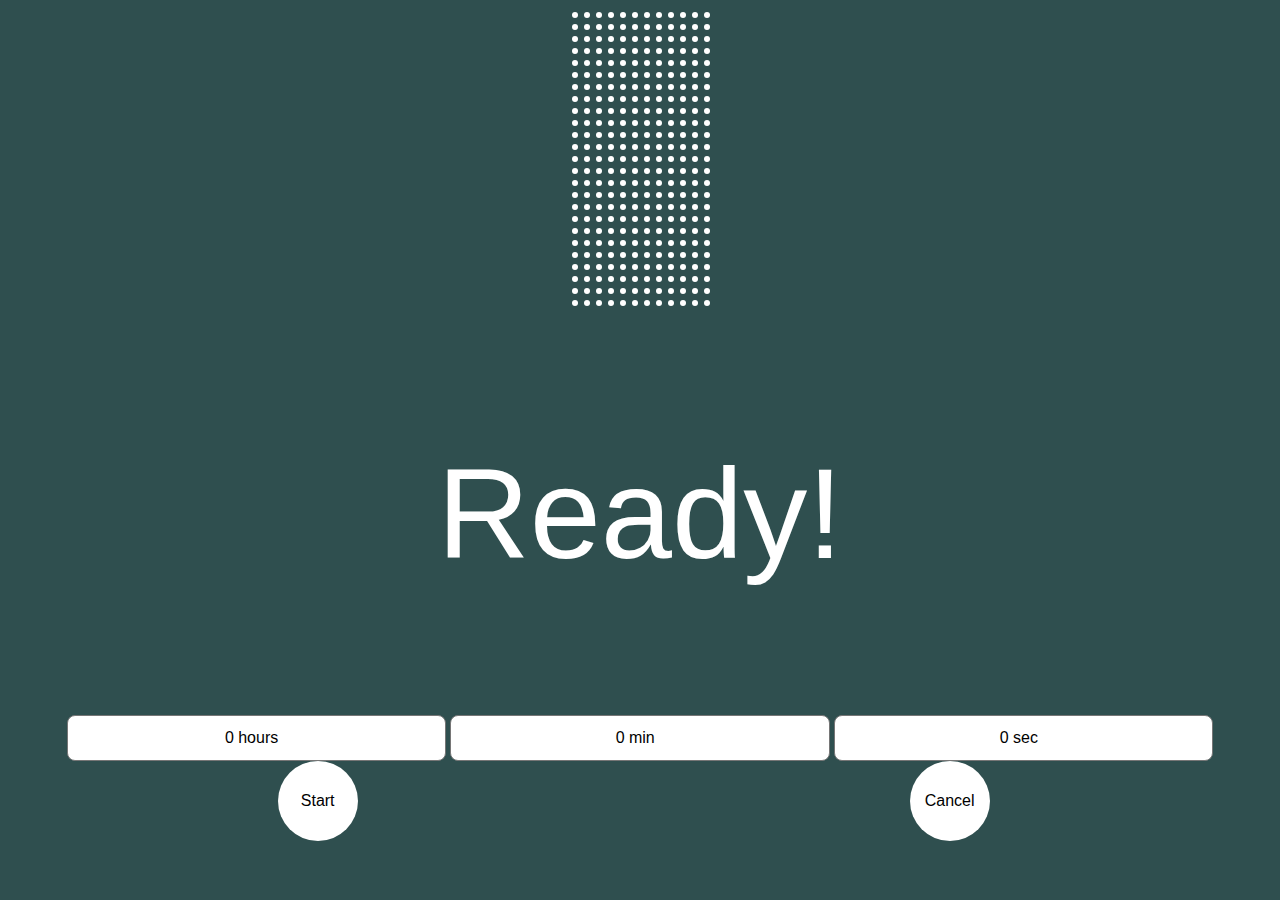
<file: index.html>
<!DOCTYPE html>
<html>
    <head>
        <title>Countdown timer</title>
        <meta charset="UTF-8">
        <meta name="viewport" content="width=device-width, initial-scale=1.0">
        <link rel="stylesheet" href="style.css">

    </head>
    <body>
        <div class="container">
            <svg id="progressBarContainer" width="144" height="300">
                <defs>
                    <pattern id="pattern1" x="0" y="0" width="12" height="12" patternUnits="userSpaceOnUse">
                        <circle cx="5" cy="5" r="3" stroke="0" fill="white"/>
                    </pattern>
                </defs>
                <rect id="progressBar" x="0" y="0" width="144" height="300" style="fill: url(#pattern1);"/>
            </svg>

            <div id="clock">
                <p>Ready!</p>
            </div>
            <div id="content">
                <select class="selector" id="hours">
                    <option value="0"> 0 hours </option>
                    <option value="1"> 1 hours</option>
                    <option value="2"> 2 hours</option>
                    <option value="3"> 3 hours</option>
                    <option value="4"> 4 hours</option>
                    <option value="5"> 5 hours</option>
                    <option value="6"> 6 hours</option>
                    <option value="7"> 7 hours</option>
                    <option value="8"> 8 hours</option>
                    <option value="9"> 9 hours</option>
                    <option value="10"> 10 hours</option>
                    <option value="11"> 11 hours</option>
                    <option value="12"> 12 hours</option>
                    <option value="13"> 13 hours</option>
                    <option value="14"> 14 hours</option>
                    <option value="15"> 15 hours</option>
                    <option value="16"> 16 hours</option>
                    <option value="17"> 17 hours</option>
                    <option value="18"> 18 hours</option>
                    <option value="19"> 19 hours</option>
                    <option value="20"> 20 hours</option>
                    <option value="21"> 21 hours</option>
                    <option value="22"> 22 hours</option>
                    <option value="23"> 23 hours</option>
                </select>

                <select class="selector" id="minutes">
                    <option value="0"> 0 min</option>
                    <option value="1"> 1 min</option>
                    <option value="2"> 2 min</option>
                    <option value="3"> 3 min</option>
                    <option value="4"> 4 min</option>
                    <option value="5"> 5 min</option>
                    <option value="6"> 6 min</option>
                    <option value="7"> 7 min</option>
                    <option value="8"> 8 min</option>
                    <option value="9"> 9 min</option>
                    <option value="10"> 10 min</option>
                    <option value="11"> 11 min</option>
                    <option value="12"> 12 min</option>
                    <option value="13"> 13 min</option>
                    <option value="14"> 14 min</option>
                    <option value="15"> 15 min</option>
                    <option value="16"> 16 min</option>
                    <option value="17"> 17 min</option>
                    <option value="18"> 18 min</option>
                    <option value="19"> 19 min</option>
                    <option value="20"> 20 min</option>
                    <option value="21"> 21 min</option>
                    <option value="22"> 22 min</option>
                    <option value="23"> 23 min</option>
                    <option value="24"> 24 min</option>
                    <option value="25"> 25 min</option>
                    <option value="26"> 26 min</option>
                    <option value="27"> 27 min</option>
                    <option value="28"> 28 min</option>
                    <option value="29"> 29 min</option>
                    <option value="30"> 30 min</option>
                    <option value="31"> 31 min</option>
                    <option value="32"> 32 min</option>
                    <option value="33"> 33 min</option>
                    <option value="34"> 34 min</option>
                    <option value="35"> 35 min</option>
                    <option value="36"> 36 min</option>
                    <option value="37"> 37 min</option>
                    <option value="38"> 38 min</option>
                    <option value="39"> 39 min</option>
                    <option value="40"> 40 min</option>
                    <option value="41"> 41 min</option>
                    <option value="42"> 42 min</option>
                    <option value="43"> 43 min</option>
                    <option value="44"> 44 min</option>
                    <option value="45"> 45 min</option>
                    <option value="46"> 46 min</option>
                    <option value="47"> 47 min</option>
                    <option value="48"> 48 min</option>
                    <option value="49"> 49 min</option>
                    <option value="50"> 50 min</option>
                    <option value="51"> 51 min</option>
                    <option value="52"> 52 min</option>
                    <option value="53"> 53 min</option>
                    <option value="54"> 54 min</option>
                    <option value="55"> 55 min</option>
                    <option value="56"> 56 min</option>
                    <option value="57"> 57 min</option>
                    <option value="58"> 58 min</option>
                    <option value="59"> 59 min</option>
                </select>

                <select class="selector" id="seconds">
                    <option value="0"> 0 sec</option>
                    <option value="1"> 1 sec</option>
                    <option value="2"> 2 sec</option>
                    <option value="3"> 3 sec</option>
                    <option value="4"> 4 sec</option>
                    <option value="5"> 5 sec</option>
                    <option value="6"> 6 sec</option>
                    <option value="7"> 7 sec</option>
                    <option value="8"> 8 sec</option>
                    <option value="9"> 9 sec</option>
                    <option value="10"> 10 sec</option>
                    <option value="11"> 11 sec</option>
                    <option value="12"> 12 sec</option>
                    <option value="13"> 13 sec</option>
                    <option value="14"> 14 sec</option>
                    <option value="15"> 15 sec</option>
                    <option value="16"> 16 sec</option>
                    <option value="17"> 17 sec</option>
                    <option value="18"> 18 sec</option>
                    <option value="19"> 19 sec</option>
                    <option value="20"> 20 sec</option>
                    <option value="21"> 21 sec</option>
                    <option value="22"> 22 sec</option>
                    <option value="23"> 23 sec</option>
                    <option value="24"> 24 sec</option>
                    <option value="25"> 25 sec</option>
                    <option value="26"> 26 sec</option>
                    <option value="27"> 27 sec</option>
                    <option value="28"> 28 sec</option>
                    <option value="29"> 29 sec</option>
                    <option value="30"> 30 sec</option>
                    <option value="31"> 31 sec</option>
                    <option value="32"> 32 sec</option>
                    <option value="33"> 33 sec</option>
                    <option value="34"> 34 sec</option>
                    <option value="35"> 35 sec</option>
                    <option value="36"> 36 sec</option>
                    <option value="37"> 37 sec</option>
                    <option value="38"> 38 sec</option>
                    <option value="39"> 39 sec</option>
                    <option value="40"> 40 sec</option>
                    <option value="41"> 41 sec</option>
                    <option value="42"> 42 sec</option>
                    <option value="43"> 43 sec</option>
                    <option value="44"> 44 sec</option>
                    <option value="45"> 45 sec</option>
                    <option value="46"> 46 sec</option>
                    <option value="47"> 47 sec</option>
                    <option value="48"> 48 sec</option>
                    <option value="49"> 49 sec</option>
                    <option value="50"> 50 sec</option>
                    <option value="51"> 51 sec</option>
                    <option value="52"> 52 sec</option>
                    <option value="53"> 53 sec</option>
                    <option value="54"> 54 sec</option>
                    <option value="55"> 55 sec</option>
                    <option value="56"> 56 sec</option>
                    <option value="57"> 57 sec</option>
                    <option value="58"> 58 sec</option>
                    <option value="59"> 59 sec</option>
                </select>
            </div>

            <div class="buttonSection">
                    <div class="button1">
                        <button class="roundButton" id="start">Start</button>
                    </div>
                    <div class="button2">
                        <button class="roundButton" id="cancel">Cancel</button>
                    </div>
                </div>


            </div>
            <script>
                 document.getElementById("start").addEventListener('click', startTimer);
                document.getElementById('cancel').addEventListener('click', cancelledButtonPressed);

                var startTime;
                var endTime;
                var origTimePeriod;
                var newTimePeriod;
                var timer;
                var cancelled = false;


                function startTimer(){
                    startTime = new Date();
                    endTime = getEndTime();

                    origTimePeriod = endTime.getTime() - startTime.getTime();

                    newTimePeriod = origTimePeriod;

                    timer = setInterval(displayCountdown,1000);
                }

                function displayCountdown(){
                    var timeLeft = msToTime(newTimePeriod);

                    document.getElementById('clock').innerHTML =`<p>${timeLeft["hours"]}h ${timeLeft["minutes"]}m ${timeLeft["seconds"]}s</p>`;

                    var newHeight = Math.floor(newTimePeriod / origTimePeriod * 100) *3;
                    document.getElementById("progressBar").setAttribute("height", newHeight);

                    newTimePeriod -= 1000;

                    if(newTimePeriod <0 || cancelled){
                        clearInterval(timer);
                        document.getElementById("clock").innerHTML = "<p>Complete!</p>";
                    }
                }
                
                function cancelledButtonPressed(){
                    cancelled = true;
                }

                function msToTime(milliseconds){
                    var mHour = 1000 * 60 * 60;
                    var mMinute = 1000 * 60;
                    var mSecond = 1000;

                    var hours = Math.floor(milliseconds / mHour);
                    var minutes = Math.floor((milliseconds % mHour) / mMinute);
                    var seconds = Math.floor((milliseconds % mMinute) / mSecond);
                    
                    var time = [];
                    time["hours"] = hours;
                    time["minutes"] = minutes;
                    time["seconds"] = seconds;

                    return time;
                }

                function getEndTime(){

                    var dt = new Date();
                    var hours = parseInt(document.getElementById("hours").value);
                    var minutes = parseInt(document.getElementById("minutes").value);
                    var seconds = parseInt(document.getElementById("seconds").value);

                    dt.setHours(dt.getHours() + hours);
                    dt.setMinutes(dt.getMinutes() + minutes);
                    dt.setSeconds(dt.getSeconds() + seconds);

                    return dt;
                }
            </script>
        </body>
</html>
</file>
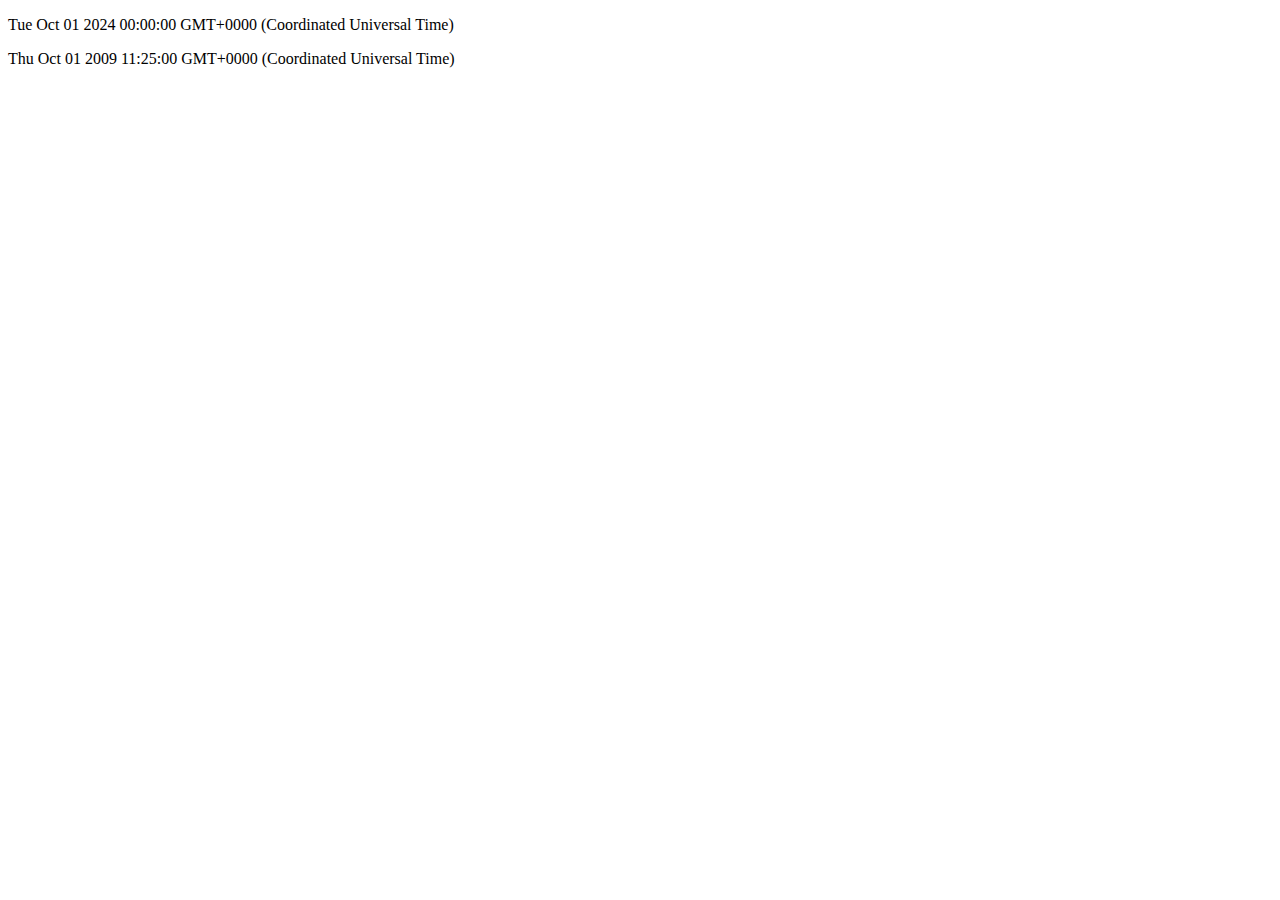
<file: js datetime.html>
<!DOCTYPE html>
<html>
    <head>
        
    </head>
    <body>
        <p id="output"></p>
        <p id="output2"></p>
        <script>
            
            var dt = new Date(2024, 9);
            
            document.getElementById("output").innerHTML = dt;
            
            dt.setHours(11);
            dt.setMinutes(25);
            dt.setFullYear(2009);
            document.getElementById("output2").innerHTML = dt;
        </script>
    </body>
</html>
</file>
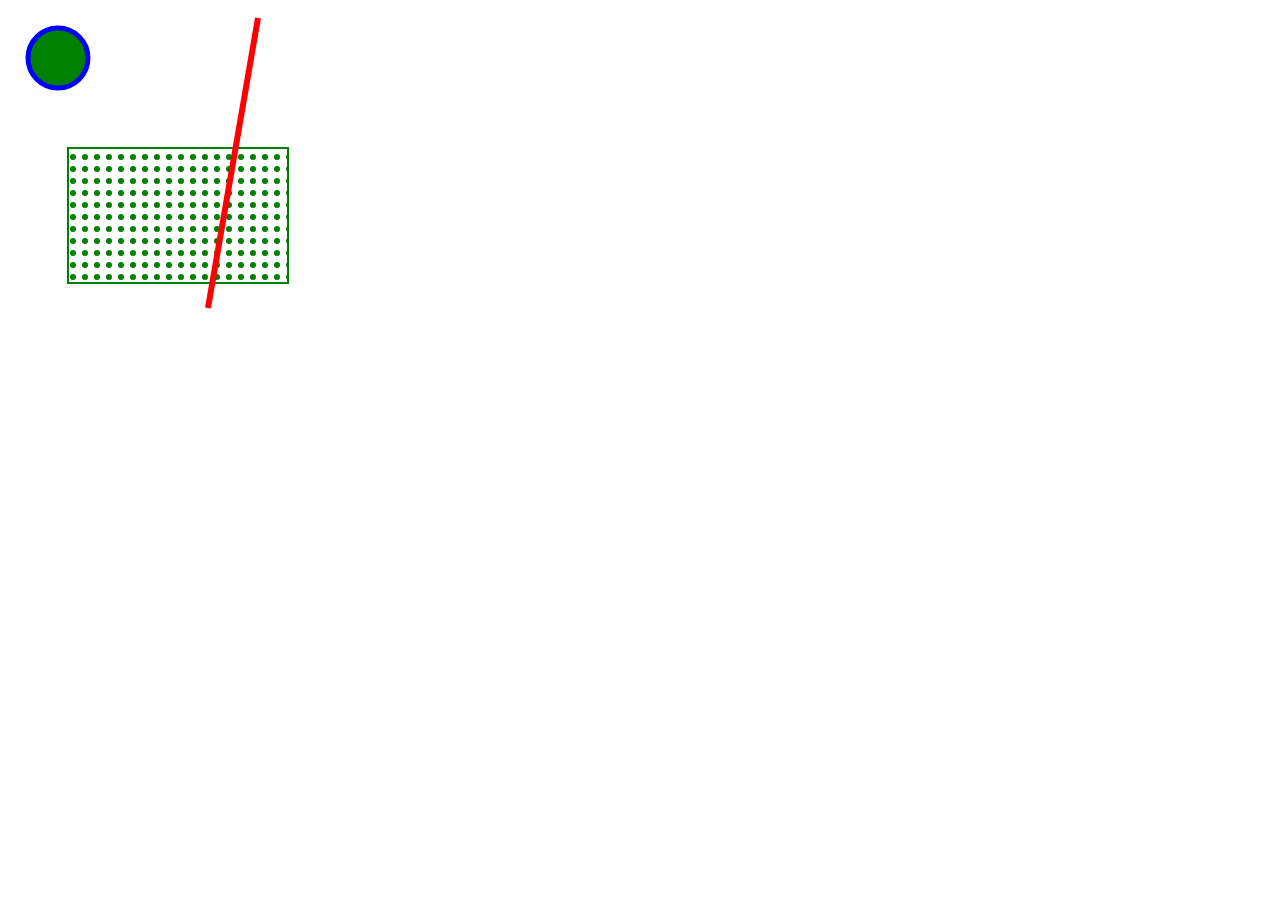
<file: svg.html>
<!DOCTYPE html>
<html>
    <head>
        
    </head>
    <body>
        
        <svg width="500" height="500">
            <defs>
                <pattern id="pattern1" x="0" y="0" width="12" height="12" patternUnits="userSpaceOnUse">
                    <circle cx="5" cy="5" r="3" stroke="0" fill="green"/>
                </pattern>
            </defs>
            
            <circle cx="50" cy="50" r="30" stroke="blue" stroke-width="5" fill="green" />
            <rect x="60" y="140" width="220" height="135" stroke="green" stroke-width="2" style="fill: url(#pattern1);"/>
            <line x1="250" y1="10" x2="200" y2="300" stroke="red" stroke-width="6" />2
        </svg>
                                  
    </body>
</html>
</file>
<file: style.css>
body{
    background-color: darkslategray;
    font-family: Arial, Helvetica, sans-serif;
    text-align: center;
}

.container{
    width: 100%;
}

p{
   color: #fff;
   font-size: 10vw;
}

.container{
    width: 100%;
}

#clock{
    width: 100%;
    text-align: center;
}

.buttonsection{
    width: 100%;
    padding-top: 3rem;
}

.roundButton{
    border-radius: 50%;
    background-color: #fff;
    border: 0;
    width: 5rem;
    height: 5rem;
    font-size: 1rem;
}

.roundButton:hover{
    background-color: darkslategrey;
}

.button1{
    float: left;
    width: 49%;
}

.buttton2{
    float: right;
    width: 49%;
}

.selector{
    background-color: white;
    padding: .8rem 1.4rem .9rem .8rem;
    width: 30%;
    border-radius: .5rem;
    -moz-appearance: none;
    -webkit-appearance: none;
    appearance: none;
    font-size: 1rem;
    text-align: center;
}

#progressBarContainer{
    transform: rotate(180deg);
}
</file>
